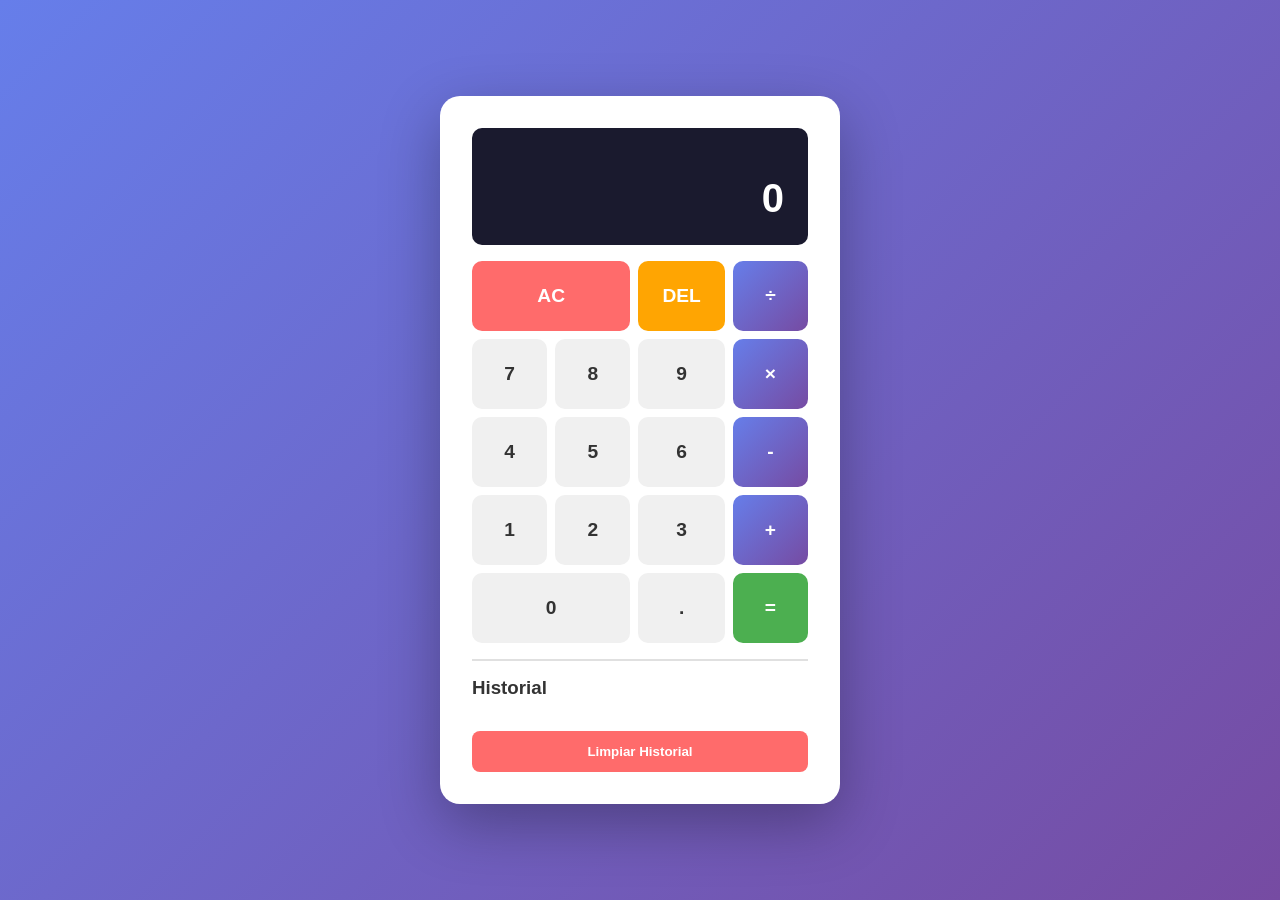
<file: mod8/Mod8Eje1-calculadora/index.html>
<!DOCTYPE html>
<html lang="es">
<head>
    <meta charset="UTF-8">
    <meta name="viewport" content="width=device-width, initial-scale=1.0">
    <title>Calculadora</title>
    <link rel="stylesheet" href="styles.css">
</head>
<body>
    <div class="calculator">
        <div class="display">
            <div class="previous-operand"></div>
            <div class="current-operand">0</div>
        </div>
        <div class="buttons">
            <button class="btn btn-clear span-2">AC</button>
            <button class="btn btn-delete">DEL</button>
            <button class="btn btn-operator">÷</button>
            
            <button class="btn btn-number">7</button>
            <button class="btn btn-number">8</button>
            <button class="btn btn-number">9</button>
            <button class="btn btn-operator">×</button>
            
            <button class="btn btn-number">4</button>
            <button class="btn btn-number">5</button>
            <button class="btn btn-number">6</button>
            <button class="btn btn-operator">-</button>
            
            <button class="btn btn-number">1</button>
            <button class="btn btn-number">2</button>
            <button class="btn btn-number">3</button>
            <button class="btn btn-operator">+</button>
            
            <button class="btn btn-number span-2">0</button>
            <button class="btn btn-number">.</button>
            <button class="btn btn-equals">=</button>
        </div>
        <div class="history">
            <h3>Historial</h3>
            <div class="history-list"></div>
            <button class="btn-clear-history">Limpiar Historial</button>
        </div>
    </div>
    <script src="script.js"></script>
</body>
</html>
</file>
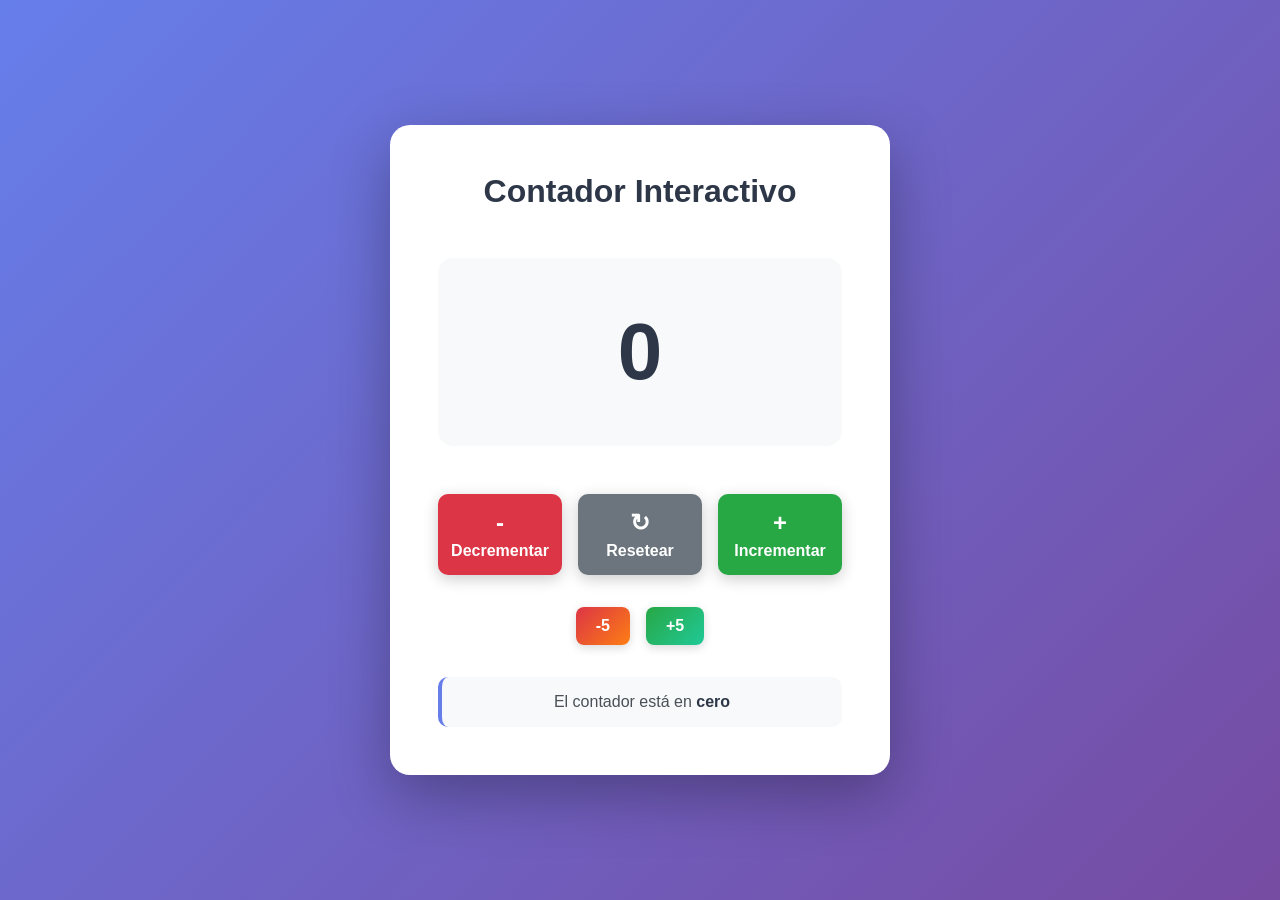
<file: mod8/Mod8Eje2-contador/index.html>
<!DOCTYPE html>
<html lang="es">
<head>
    <meta charset="UTF-8">
    <meta name="viewport" content="width=device-width, initial-scale=1.0">
    <meta name="description" content="Contador interactivo con JavaScript - Ejercicio práctico">
    <title>Contador Interactivo</title>
    <link rel="stylesheet" href="styles.css">
</head>
<body>
    <div class="container">
        <!-- Título -->
        <h1 class="titulo">Contador Interactivo</h1>
        
        <!-- Display del contador -->
        <div class="contador-display">
            <span id="contador" class="numero">0</span>
        </div>
        
        <!-- Botones de control -->
        <div class="botones">
            <button id="btnDecrementar" class="btn btn-danger">
                <span class="icono">-</span>
                Decrementar
            </button>
            
            <button id="btnResetear" class="btn btn-secondary">
                <span class="icono">↻</span>
                Resetear
            </button>
            
            <button id="btnIncrementar" class="btn btn-success">
                <span class="icono">+</span>
                Incrementar
            </button>
        </div>
        
        <!-- Botones Bonus -->
        <div class="botones-bonus">
            <button id="btnDecrementar5" class="btn-small btn-danger-light">-5</button>
            <button id="btnIncrementar5" class="btn-small btn-success-light">+5</button>
        </div>
        
        <!-- Información -->
        <div class="info">
            <p id="mensaje">El contador está en <strong>cero</strong></p>
        </div>
    </div>
    
    <script src="script.js"></script>
</body>
</html>
</file>
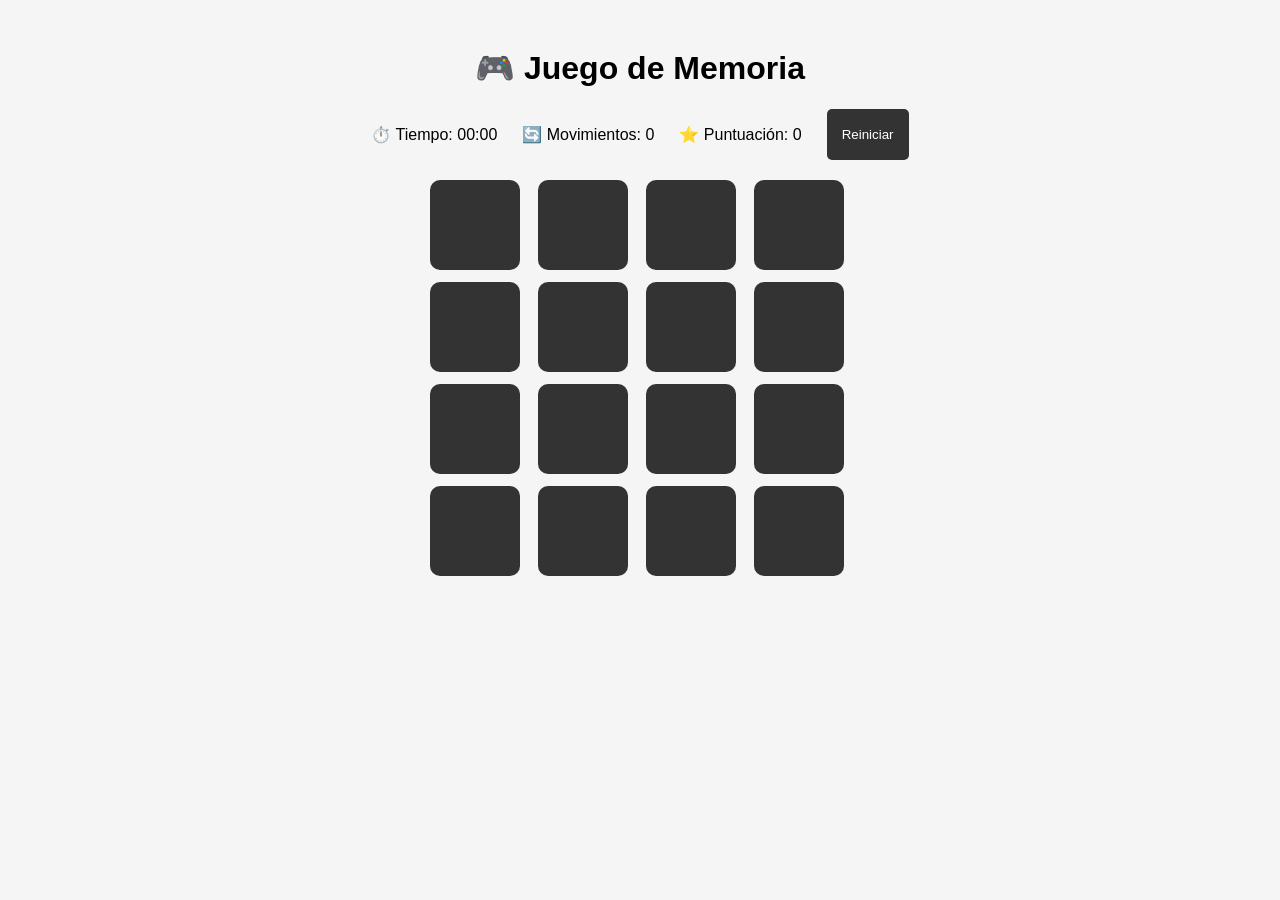
<file: mod8/Mod8Eje3-juego-memoria/index.html>
<!DOCTYPE html>
<html lang="es">
<head>
  <meta charset="UTF-8" />
  <meta name="viewport" content="width=device-width, initial-scale=1.0" />
  <title>Juego de Memoria</title>
  <link rel="stylesheet" href="styles.css" />
</head>
<body>
  <h1>🎮 Juego de Memoria</h1>

  <div class="info">
    <p>⏱️ Tiempo: <span id="timer">00:00</span></p>
    <p>🔄 Movimientos: <span id="moves">0</span></p>
    <p>⭐ Puntuación: <span id="score">0</span></p>
    <button id="resetBtn">Reiniciar</button>
  </div>

  <div id="gameBoard" class="board"></div>

  <script src="script.js"></script>
</body>
</html>
</file>
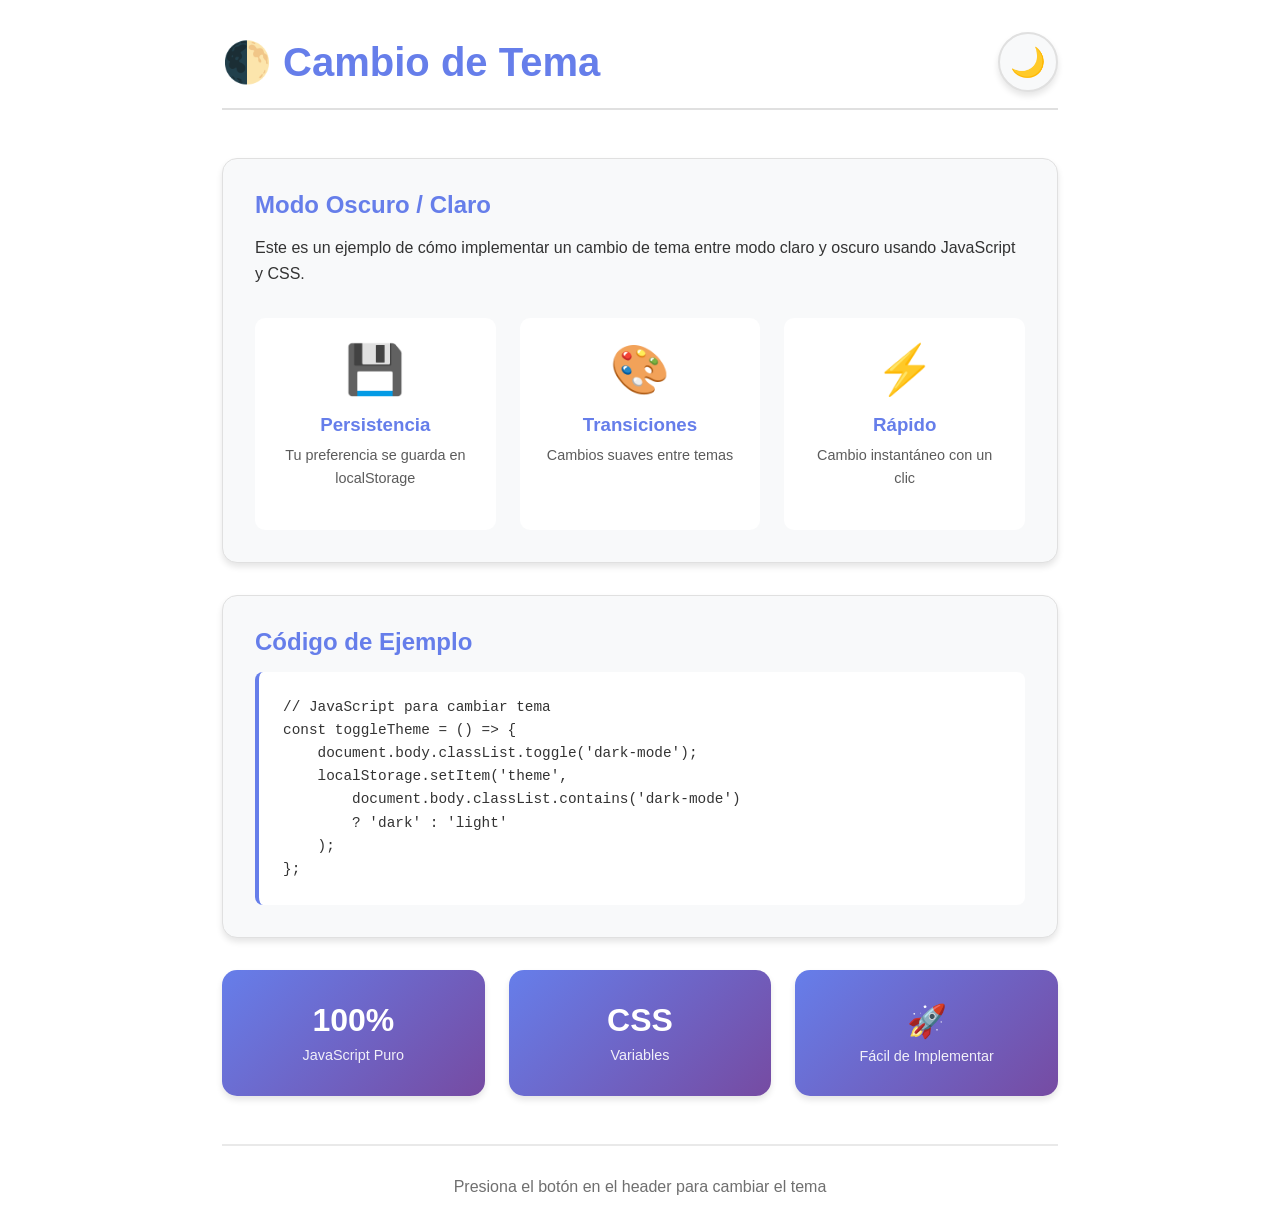
<file: mod8/Mod8Eje3-tema/index.html>
<!DOCTYPE html>
<html lang="es">
<head>
    <meta charset="UTF-8">
    <meta name="viewport" content="width=device-width, initial-scale=1.0">
    <title>Cambio de Tema - Dark/Light Mode</title>
    <link rel="stylesheet" href="styles.css">
</head>
<body>
    <div class="container">
        <header>
            <h1>🌓 Cambio de Tema</h1>
            <button id="themeToggle" class="theme-toggle">
                <span class="icon">🌙</span>
            </button>
        </header>

        <main>
            <section class="card">
                <h2>Modo Oscuro / Claro</h2>
                <p>Este es un ejemplo de cómo implementar un cambio de tema entre modo claro y oscuro usando JavaScript y CSS.</p>
                
                <div class="features">
                    <div class="feature-item">
                        <span class="emoji">💾</span>
                        <h3>Persistencia</h3>
                        <p>Tu preferencia se guarda en localStorage</p>
                    </div>
                    <div class="feature-item">
                        <span class="emoji">🎨</span>
                        <h3>Transiciones</h3>
                        <p>Cambios suaves entre temas</p>
                    </div>
                    <div class="feature-item">
                        <span class="emoji">⚡</span>
                        <h3>Rápido</h3>
                        <p>Cambio instantáneo con un clic</p>
                    </div>
                </div>
            </section>

            <section class="card">
                <h2>Código de Ejemplo</h2>
                <pre><code>// JavaScript para cambiar tema
const toggleTheme = () => {
    document.body.classList.toggle('dark-mode');
    localStorage.setItem('theme', 
        document.body.classList.contains('dark-mode') 
        ? 'dark' : 'light'
    );
};</code></pre>
            </section>

            <section class="stats">
                <div class="stat-card">
                    <h3>100%</h3>
                    <p>JavaScript Puro</p>
                </div>
                <div class="stat-card">
                    <h3>CSS</h3>
                    <p>Variables</p>
                </div>
                <div class="stat-card">
                    <h3>🚀</h3>
                    <p>Fácil de Implementar</p>
                </div>
            </section>
        </main>

        <footer>
            <p>Presiona el botón en el header para cambiar el tema</p>
        </footer>
    </div>

    <script src="script.js"></script>
</body>
</html>
</file>
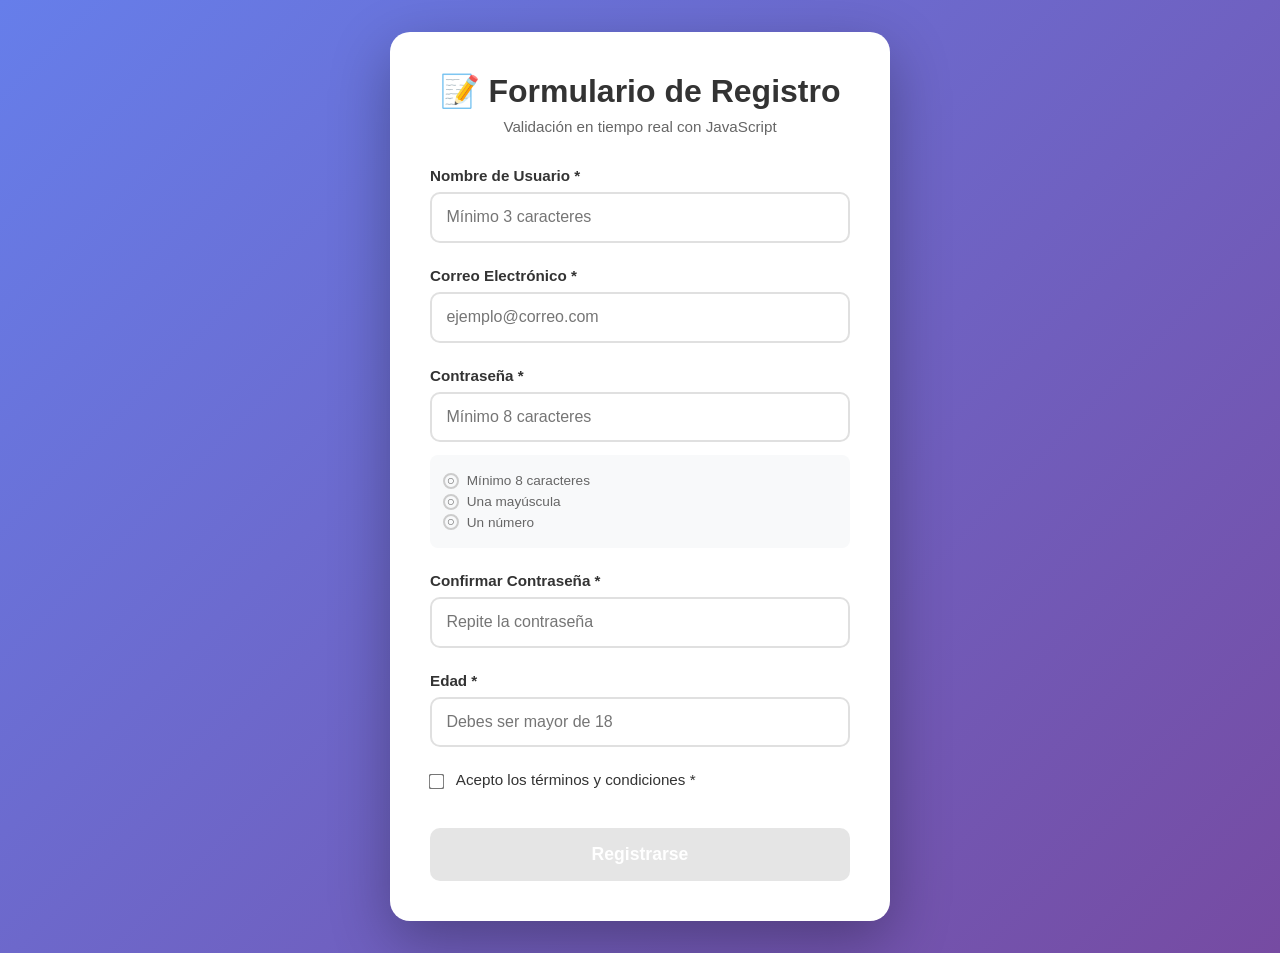
<file: mod8/Mod8Eje4-validacion/index.html>
<!DOCTYPE html>
<html lang="es">
<head>
    <meta charset="UTF-8">
    <meta name="viewport" content="width=device-width, initial-scale=1.0">
    <title>Validador de Formulario</title>
    <link rel="stylesheet" href="styles.css">
</head>
<body>
    <div class="container">
        <div class="form-wrapper">
            <h1>📝 Formulario de Registro</h1>
            <p class="subtitle">Validación en tiempo real con JavaScript</p>
            
            <form id="registrationForm">
                <div class="form-group">
                    <label for="username">Nombre de Usuario *</label>
                    <input type="text" id="username" name="username" placeholder="Mínimo 3 caracteres">
                    <span class="error-message"></span>
                    <span class="success-icon">✓</span>
                </div>

                <div class="form-group">
                    <label for="email">Correo Electrónico *</label>
                    <input type="email" id="email" name="email" placeholder="ejemplo@correo.com">
                    <span class="error-message"></span>
                    <span class="success-icon">✓</span>
                </div>

                <div class="form-group">
                    <label for="password">Contraseña *</label>
                    <input type="password" id="password" name="password" placeholder="Mínimo 8 caracteres">
                    <span class="error-message"></span>
                    <span class="success-icon">✓</span>
                    <div class="password-requirements">
                        <p class="requirement" id="req-length">
                            <span class="req-icon">○</span> Mínimo 8 caracteres
                        </p>
                        <p class="requirement" id="req-uppercase">
                            <span class="req-icon">○</span> Una mayúscula
                        </p>
                        <p class="requirement" id="req-number">
                            <span class="req-icon">○</span> Un número
                        </p>
                    </div>
                </div>

                <div class="form-group">
                    <label for="confirmPassword">Confirmar Contraseña *</label>
                    <input type="password" id="confirmPassword" name="confirmPassword" placeholder="Repite la contraseña">
                    <span class="error-message"></span>
                    <span class="success-icon">✓</span>
                </div>

                <div class="form-group">
                    <label for="age">Edad *</label>
                    <input type="number" id="age" name="age" placeholder="Debes ser mayor de 18">
                    <span class="error-message"></span>
                    <span class="success-icon">✓</span>
                </div>

                <div class="form-group checkbox-group">
                    <input type="checkbox" id="terms" name="terms">
                    <label for="terms">Acepto los términos y condiciones *</label>
                    <span class="error-message"></span>
                </div>

                <button type="submit" class="submit-btn" id="submitBtn" disabled>
                    Registrarse
                </button>

                <div class="form-summary" id="formSummary"></div>
            </form>
        </div>
    </div>

    <script src="script.js"></script>
</body>
</html>
</file>
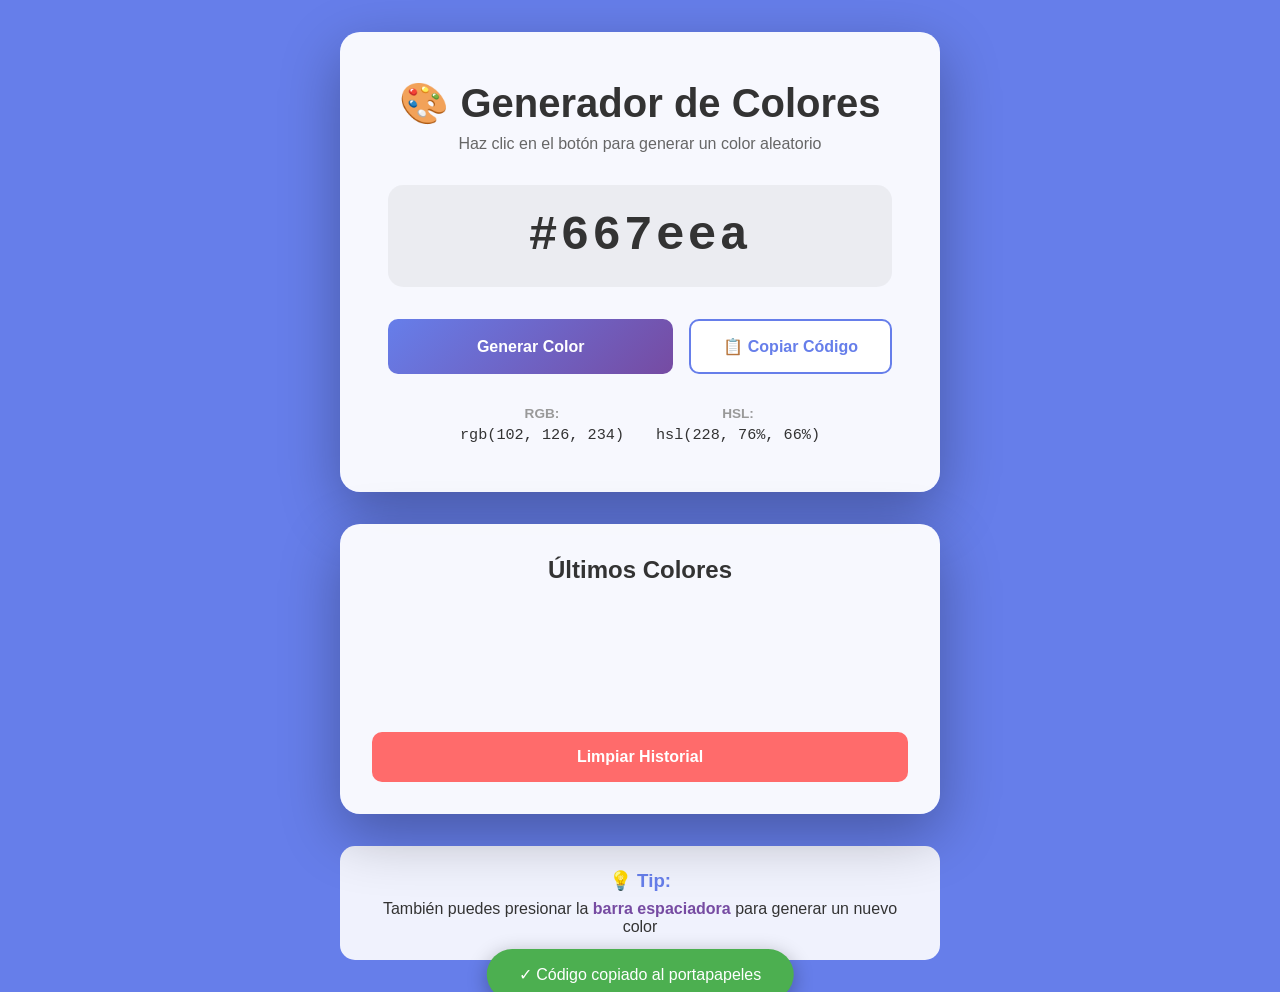
<file: mod8/Mod8Eje5-colores/index.html>
<!DOCTYPE html>
<html lang="es">
<head>
    <meta charset="UTF-8">
    <meta name="viewport" content="width=device-width, initial-scale=1.0">
    <title>Generador de Colores</title>
    <link rel="stylesheet" href="styles.css">
</head>
<body>
    <div class="container">
        <div class="color-display">
            <h1 class="title">🎨 Generador de Colores</h1>
            <p class="subtitle">Haz clic en el botón para generar un color aleatorio</p>
            
            <div class="color-code" id="colorCode">#667eea</div>
            
            <div class="button-group">
                <button class="btn btn-generate" id="generateBtn">
                    Generar Color
                </button>
                <button class="btn btn-copy" id="copyBtn">
                    📋 Copiar Código
                </button>
            </div>
            
            <div class="color-info">
                <div class="info-item">
                    <span class="label">RGB:</span>
                    <span id="rgbValue">rgb(102, 126, 234)</span>
                </div>
                <div class="info-item">
                    <span class="label">HSL:</span>
                    <span id="hslValue">hsl(228, 76%, 66%)</span>
                </div>
            </div>
        </div>

        <div class="history-section">
            <h2>Últimos Colores</h2>
            <div class="history-grid" id="historyGrid">
                <!-- Los colores se agregarán aquí dinámicamente -->
            </div>
            <button class="btn btn-clear" id="clearHistory">
                Limpiar Historial
            </button>
        </div>

        <div class="instructions">
            <h3>💡 Tip:</h3>
            <p>También puedes presionar la <strong>barra espaciadora</strong> para generar un nuevo color</p>
        </div>
    </div>

    <div class="toast" id="toast">
        ✓ Código copiado al portapapeles
    </div>

    <script src="script.js"></script>
</body>
</html>
</file>
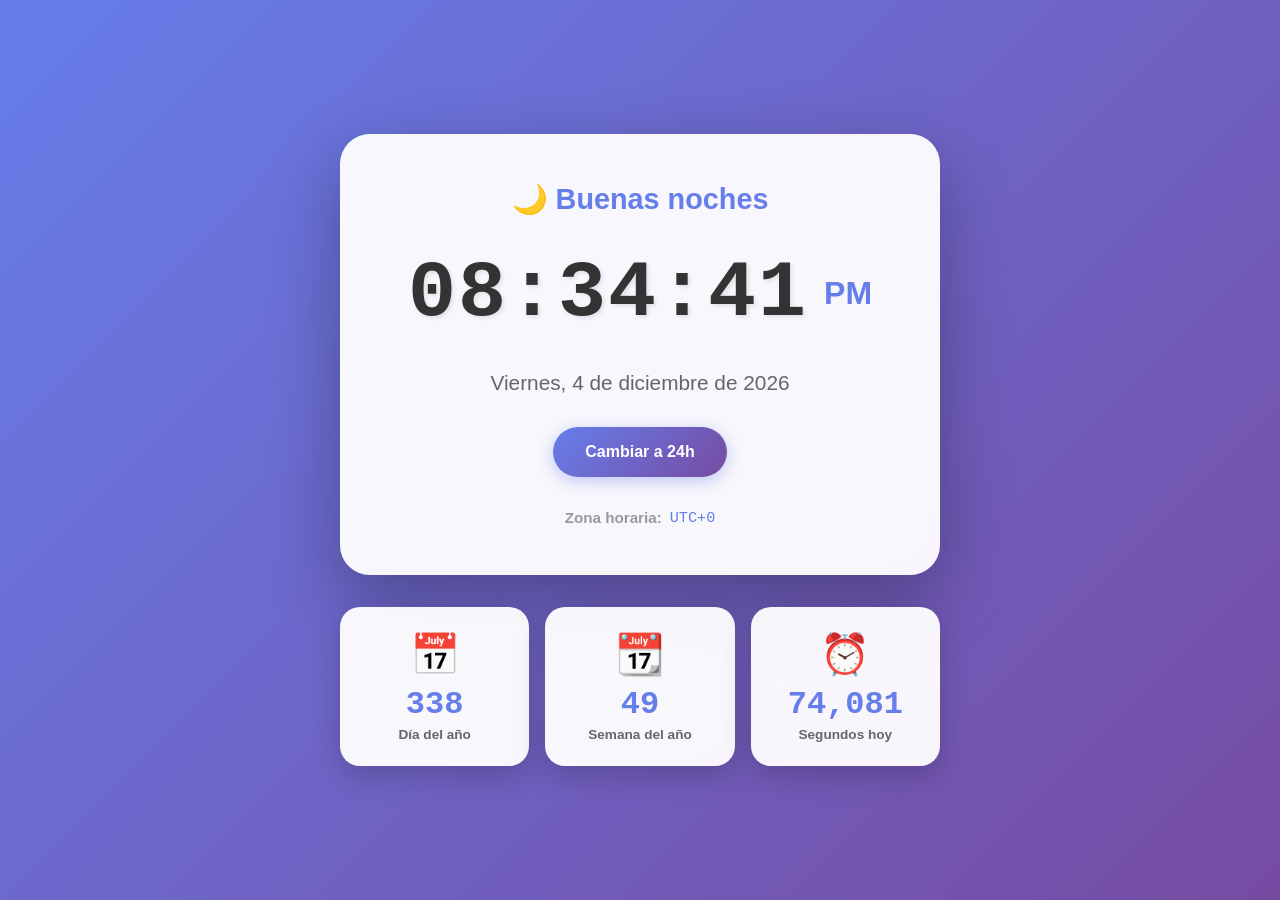
<file: mod8/Mod8Eje6-reloj/index.html>
<!DOCTYPE html>
<html lang="es">
<head>
    <meta charset="UTF-8">
    <meta name="viewport" content="width=device-width, initial-scale=1.0">
    <title>Reloj Digital</title>
    <link rel="stylesheet" href="styles.css">
</head>
<body>
    <div class="container">
        <div class="clock-card">
            <div class="greeting" id="greeting">Buenos días</div>
            
            <div class="time-display">
                <div class="time" id="time">00:00:00</div>
                <div class="period" id="period">AM</div>
            </div>
            
            <div class="date" id="date">Lunes, 1 de Enero de 2024</div>
            
            <div class="controls">
                <button class="btn" id="formatBtn">
                    <span id="formatText">Cambiar a 24h</span>
                </button>
            </div>
            
            <div class="timezone-info">
                <span class="label">Zona horaria:</span>
                <span id="timezone">UTC-5</span>
            </div>
        </div>
        
        <div class="stats-grid">
            <div class="stat-card">
                <div class="stat-icon">📅</div>
                <div class="stat-value" id="dayOfYear">1</div>
                <div class="stat-label">Día del año</div>
            </div>
            <div class="stat-card">
                <div class="stat-icon">📆</div>
                <div class="stat-value" id="weekNumber">1</div>
                <div class="stat-label">Semana del año</div>
            </div>
            <div class="stat-card">
                <div class="stat-icon">⏰</div>
                <div class="stat-value" id="secondsToday">0</div>
                <div class="stat-label">Segundos hoy</div>
            </div>
        </div>
    </div>

    <script src="script.js"></script>
</body>
</html>
</file>
<file: mod8/Mod8Eje1-calculadora/styles.css>
* {
    margin: 0;
    padding: 0;
    box-sizing: border-box;
}

body {
    font-family: 'Segoe UI', Tahoma, Geneva, Verdana, sans-serif;
    background: linear-gradient(135deg, #667eea 0%, #764ba2 100%);
    min-height: 100vh;
    display: flex;
    justify-content: center;
    align-items: center;
    padding: 2rem;
}

.calculator {
    background: white;
    border-radius: 20px;
    padding: 2rem;
    box-shadow: 0 20px 60px rgba(0, 0, 0, 0.3);
    max-width: 400px;
    width: 100%;
}

.display {
    background: #1a1a2e;
    border-radius: 10px;
    padding: 1.5rem;
    margin-bottom: 1rem;
    text-align: right;
    min-height: 100px;
}

.previous-operand {
    color: rgba(255, 255, 255, 0.5);
    font-size: 1.2rem;
    min-height: 1.5rem;
}

.current-operand {
    color: white;
    font-size: 2.5rem;
    font-weight: bold;
    word-wrap: break-word;
    word-break: break-all;
}

.buttons {
    display: grid;
    grid-template-columns: repeat(4, 1fr);
    gap: 0.5rem;
    margin-bottom: 1rem;
}

.btn {
    padding: 1.5rem;
    font-size: 1.2rem;
    border: none;
    border-radius: 10px;
    cursor: pointer;
    transition: all 0.2s;
    font-weight: 600;
}

.btn:hover {
    transform: translateY(-2px);
    box-shadow: 0 5px 15px rgba(0, 0, 0, 0.2);
}

.btn:active {
    transform: translateY(0);
}

.btn-number {
    background: #f0f0f0;
    color: #333;
}

.btn-number:hover {
    background: #e0e0e0;
}

.btn-operator {
    background: linear-gradient(135deg, #667eea 0%, #764ba2 100%);
    color: white;
}

.btn-clear {
    background: #ff6b6b;
    color: white;
}

.btn-delete {
    background: #ffa502;
    color: white;
}

.btn-equals {
    background: #4caf50;
    color: white;
}

.span-2 {
    grid-column: span 2;
}

.history {
    border-top: 2px solid #e0e0e0;
    padding-top: 1rem;
}

.history h3 {
    color: #333;
    margin-bottom: 1rem;
}

.history-list {
    max-height: 200px;
    overflow-y: auto;
    margin-bottom: 1rem;
}

.history-item {
    background: #f8f9fa;
    padding: 0.5rem;
    margin-bottom: 0.3rem;
    border-radius: 5px;
    font-size: 0.9rem;
    color: #666;
}

.btn-clear-history {
    width: 100%;
    padding: 0.8rem;
    background: #ff6b6b;
    color: white;
    border: none;
    border-radius: 8px;
    cursor: pointer;
    font-weight: 600;
}
</file>
<file: mod8/Mod8Eje2-contador/styles.css>
/* =====================================
   RESET Y VARIABLES
   ===================================== */

* {
    margin: 0;
    padding: 0;
    box-sizing: border-box;
}

:root {
    /* Colores */
    --color-positive: #28a745;
    --color-negative: #dc3545;
    --color-neutral: #2d3748;
    --color-bg-positive: #d4edda;
    --color-bg-negative: #f8d7da;
    --color-bg-neutral: #f8f9fa;
    
    /* Botones */
    --btn-success: #28a745;
    --btn-danger: #dc3545;
    --btn-secondary: #6c757d;
    
    /* Espaciado */
    --spacing-sm: 0.5rem;
    --spacing-md: 1rem;
    --spacing-lg: 2rem;
    --spacing-xl: 3rem;
    
    /* Transiciones */
    --transition: all 0.3s ease;
}

body {
    font-family: 'Segoe UI', Tahoma, Geneva, Verdana, sans-serif;
    background: linear-gradient(135deg, #667eea 0%, #764ba2 100%);
    min-height: 100vh;
    display: flex;
    justify-content: center;
    align-items: center;
    padding: var(--spacing-lg);
}

/* =====================================
   CONTENEDOR PRINCIPAL
   ===================================== */

.container {
    background: white;
    padding: var(--spacing-xl);
    border-radius: 20px;
    box-shadow: 0 20px 60px rgba(0, 0, 0, 0.3);
    text-align: center;
    max-width: 500px;
    width: 100%;
}

.titulo {
    font-size: 2rem;
    color: var(--color-neutral);
    margin-bottom: var(--spacing-xl);
    font-weight: 700;
}

/* =====================================
   DISPLAY DEL CONTADOR
   ===================================== */

.contador-display {
    background: var(--color-bg-neutral);
    padding: var(--spacing-xl);
    border-radius: 15px;
    margin-bottom: var(--spacing-xl);
    position: relative;
    overflow: hidden;
}

.numero {
    font-size: 5rem;
    font-weight: 800;
    color: var(--color-neutral);
    display: block;
    transition: var(--transition);
    position: relative;
}

/* Estados del número */
.numero.positivo {
    color: var(--color-positive);
    animation: pulso 0.3s ease;
}

.numero.negativo {
    color: var(--color-negative);
    animation: pulso 0.3s ease;
}

.numero.neutro {
    color: var(--color-neutral);
}

/* Animación de pulso */
@keyframes pulso {
    0% {
        transform: scale(1);
    }
    50% {
        transform: scale(1.1);
    }
    100% {
        transform: scale(1);
    }
}

/* Cambio de fondo según estado */
.contador-display.bg-positivo {
    background: var(--color-bg-positive);
}

.contador-display.bg-negativo {
    background: var(--color-bg-negative);
}

.contador-display.bg-neutro {
    background: var(--color-bg-neutral);
}

/* =====================================
   BOTONES
   ===================================== */

.botones {
    display: flex;
    gap: var(--spacing-md);
    margin-bottom: var(--spacing-lg);
    flex-wrap: wrap;
    justify-content: center;
}

.btn {
    flex: 1;
    min-width: 120px;
    padding: 15px 25px;
    border: none;
    border-radius: 10px;
    font-size: 1rem;
    font-weight: 600;
    color: white;
    cursor: pointer;
    transition: var(--transition);
    display: flex;
    flex-direction: column;
    align-items: center;
    gap: 5px;
    box-shadow: 0 4px 15px rgba(0, 0, 0, 0.2);
}

.btn .icono {
    font-size: 1.5rem;
    font-weight: bold;
}

.btn-success {
    background: var(--btn-success);
}

.btn-success:hover {
    background: #218838;
    transform: translateY(-3px);
    box-shadow: 0 6px 20px rgba(40, 167, 69, 0.4);
}

.btn-danger {
    background: var(--btn-danger);
}

.btn-danger:hover {
    background: #c82333;
    transform: translateY(-3px);
    box-shadow: 0 6px 20px rgba(220, 53, 69, 0.4);
}

.btn-secondary {
    background: var(--btn-secondary);
}

.btn-secondary:hover {
    background: #5a6268;
    transform: translateY(-3px);
    box-shadow: 0 6px 20px rgba(108, 117, 125, 0.4);
}

.btn:active {
    transform: translateY(0);
    box-shadow: 0 2px 10px rgba(0, 0, 0, 0.2);
}

/* Botones Bonus */
.botones-bonus {
    display: flex;
    gap: var(--spacing-md);
    justify-content: center;
    margin-bottom: var(--spacing-lg);
}

.btn-small {
    padding: 10px 20px;
    border: none;
    border-radius: 8px;
    font-size: 1rem;
    font-weight: 700;
    color: white;
    cursor: pointer;
    transition: var(--transition);
    box-shadow: 0 3px 10px rgba(0, 0, 0, 0.15);
}

.btn-success-light {
    background: linear-gradient(135deg, #28a745 0%, #20c997 100%);
}

.btn-success-light:hover {
    transform: scale(1.05);
    box-shadow: 0 5px 15px rgba(40, 167, 69, 0.4);
}

.btn-danger-light {
    background: linear-gradient(135deg, #dc3545 0%, #fd7e14 100%);
}

.btn-danger-light:hover {
    transform: scale(1.05);
    box-shadow: 0 5px 15px rgba(220, 53, 69, 0.4);
}

/* =====================================
   INFORMACIÓN
   ===================================== */

.info {
    padding: var(--spacing-md);
    background: #f8f9fa;
    border-radius: 10px;
    border-left: 4px solid #667eea;
}

.info p {
    color: #495057;
    font-size: 1rem;
    margin: 0;
}

.info strong {
    color: #2d3748;
    font-weight: 700;
}

/* =====================================
   RESPONSIVE
   ===================================== */

@media (max-width: 600px) {
    .container {
        padding: var(--spacing-lg);
    }
    
    .titulo {
        font-size: 1.5rem;
    }
    
    .numero {
        font-size: 3.5rem;
    }
    
    .botones {
        flex-direction: column;
    }
    
    .btn {
        min-width: 100%;
    }
}
</file>
<file: mod8/Mod8Eje3-juego-memoria/styles.css>
body {
  font-family: Arial, sans-serif;
  text-align: center;
  background: #f5f5f5;
  padding: 20px;
}

.board {
  width: 420px;
  display: grid;
  grid-template-columns: repeat(4, 1fr);
  gap: 12px;
  margin: 20px auto;
}

.card {
  width: 90px;
  height: 90px;
  background: #333;
  color: white;
  font-size: 2rem;
  display: flex;
  justify-content: center;
  align-items: center;
  cursor: pointer;
  border-radius: 10px;
  transform: rotateY(180deg);
  transition: transform 0.4s;
}

.card.revealed {
  background: #4caf50;
  transform: rotateY(0deg);
}

.card.matched {
  background: #2196f3;
  cursor: default;
}

.info {
  display: flex;
  justify-content: center;
  gap: 25px;
  margin-bottom: 20px;
}

button {
  padding: 8px 15px;
  cursor: pointer;
  border: none;
  background: #333;
  color: white;
  border-radius: 5px;
}
</file>
<file: mod8/Mod8Eje3-tema/styles.css>
:root {
    --bg-color: #ffffff;
    --text-color: #333333;
    --card-bg: #f8f9fa;
    --border-color: #e0e0e0;
    --shadow: 0 4px 6px rgba(0, 0, 0, 0.1);
    --accent: #667eea;
}

body.dark-mode {
    --bg-color: #1a1a2e;
    --text-color: #e0e0e0;
    --card-bg: #16213e;
    --border-color: #0f3460;
    --shadow: 0 4px 6px rgba(0, 0, 0, 0.3);
    --accent: #764ba2;
}

* {
    margin: 0;
    padding: 0;
    box-sizing: border-box;
}

body {
    font-family: 'Segoe UI', Tahoma, Geneva, Verdana, sans-serif;
    background-color: var(--bg-color);
    color: var(--text-color);
    transition: background-color 0.3s ease, color 0.3s ease;
    min-height: 100vh;
}

.container {
    max-width: 900px;
    margin: 0 auto;
    padding: 2rem;
}

header {
    display: flex;
    justify-content: space-between;
    align-items: center;
    margin-bottom: 3rem;
    padding-bottom: 1rem;
    border-bottom: 2px solid var(--border-color);
}

h1 {
    font-size: 2.5rem;
    color: var(--accent);
}

.theme-toggle {
    width: 60px;
    height: 60px;
    border-radius: 50%;
    border: 2px solid var(--border-color);
    background: var(--card-bg);
    cursor: pointer;
    display: flex;
    align-items: center;
    justify-content: center;
    font-size: 1.8rem;
    transition: all 0.3s ease;
    box-shadow: var(--shadow);
}

.theme-toggle:hover {
    transform: rotate(20deg) scale(1.1);
    border-color: var(--accent);
}

.card {
    background: var(--card-bg);
    padding: 2rem;
    border-radius: 15px;
    margin-bottom: 2rem;
    box-shadow: var(--shadow);
    border: 1px solid var(--border-color);
    transition: all 0.3s ease;
}

.card:hover {
    transform: translateY(-5px);
    box-shadow: 0 8px 15px rgba(0, 0, 0, 0.2);
}

.card h2 {
    margin-bottom: 1rem;
    color: var(--accent);
}

.card p {
    line-height: 1.6;
    margin-bottom: 1rem;
}

.features {
    display: grid;
    grid-template-columns: repeat(auto-fit, minmax(200px, 1fr));
    gap: 1.5rem;
    margin-top: 2rem;
}

.feature-item {
    text-align: center;
    padding: 1.5rem;
    background: var(--bg-color);
    border-radius: 10px;
    transition: all 0.3s ease;
}

.feature-item:hover {
    transform: translateY(-5px);
}

.emoji {
    font-size: 3rem;
    display: block;
    margin-bottom: 1rem;
}

.feature-item h3 {
    margin-bottom: 0.5rem;
    color: var(--accent);
}

.feature-item p {
    font-size: 0.9rem;
    color: var(--text-color);
    opacity: 0.8;
}

pre {
    background: var(--bg-color);
    padding: 1.5rem;
    border-radius: 8px;
    overflow-x: auto;
    border-left: 4px solid var(--accent);
}

code {
    font-family: 'Courier New', monospace;
    color: var(--text-color);
    font-size: 0.9rem;
    line-height: 1.6;
}

.stats {
    display: grid;
    grid-template-columns: repeat(auto-fit, minmax(150px, 1fr));
    gap: 1.5rem;
}

.stat-card {
    background: linear-gradient(135deg, var(--accent), #764ba2);
    color: white;
    padding: 2rem;
    border-radius: 15px;
    text-align: center;
    box-shadow: var(--shadow);
}

.stat-card h3 {
    font-size: 2rem;
    margin-bottom: 0.5rem;
}

.stat-card p {
    font-size: 0.9rem;
    opacity: 0.9;
}

footer {
    text-align: center;
    margin-top: 3rem;
    padding-top: 2rem;
    border-top: 2px solid var(--border-color);
    color: var(--text-color);
    opacity: 0.7;
}

@media (max-width: 768px) {
    .container {
        padding: 1rem;
    }
    
    h1 {
        font-size: 1.8rem;
    }
    
    .features {
        grid-template-columns: 1fr;
    }
}
</file>
<file: mod8/Mod8Eje4-validacion/styles.css>
* {
    margin: 0;
    padding: 0;
    box-sizing: border-box;
}

body {
    font-family: 'Segoe UI', Tahoma, Geneva, Verdana, sans-serif;
    background: linear-gradient(135deg, #667eea 0%, #764ba2 100%);
    min-height: 100vh;
    display: flex;
    align-items: center;
    padding: 2rem;
}

.container {
    width: 100%;
    max-width: 500px;
    margin: 0 auto;
}

.form-wrapper {
    background: white;
    padding: 2.5rem;
    border-radius: 20px;
    box-shadow: 0 20px 60px rgba(0, 0, 0, 0.3);
}

h1 {
    color: #333;
    margin-bottom: 0.5rem;
    text-align: center;
}

.subtitle {
    text-align: center;
    color: #666;
    margin-bottom: 2rem;
    font-size: 0.95rem;
}

.form-group {
    position: relative;
    margin-bottom: 1.5rem;
}

label {
    display: block;
    margin-bottom: 0.5rem;
    color: #333;
    font-weight: 600;
    font-size: 0.95rem;
}

input[type="text"],
input[type="email"],
input[type="password"],
input[type="number"] {
    width: 100%;
    padding: 0.9rem;
    border: 2px solid #e0e0e0;
    border-radius: 10px;
    font-size: 1rem;
    transition: all 0.3s ease;
}

input:focus {
    outline: none;
    border-color: #667eea;
    box-shadow: 0 0 0 3px rgba(102, 126, 234, 0.1);
}

input.valid {
    border-color: #4caf50;
}

input.invalid {
    border-color: #f44336;
}

.error-message {
    display: none;
    color: #f44336;
    font-size: 0.85rem;
    margin-top: 0.3rem;
}

.form-group.error .error-message {
    display: block;
}

.success-icon {
    position: absolute;
    right: 1rem;
    top: 2.8rem;
    color: #4caf50;
    font-size: 1.2rem;
    display: none;
    font-weight: bold;
}

.form-group.valid .success-icon {
    display: block;
}

.password-requirements {
    margin-top: 0.8rem;
    padding: 0.8rem;
    background: #f8f9fa;
    border-radius: 8px;
    font-size: 0.85rem;
}

.requirement {
    margin: 0.3rem 0;
    color: #666;
    display: flex;
    align-items: center;
    gap: 0.5rem;
}

.req-icon {
    display: inline-block;
    width: 16px;
    height: 16px;
    border-radius: 50%;
    border: 2px solid #ccc;
    text-align: center;
    line-height: 12px;
}

.requirement.met {
    color: #4caf50;
}

.requirement.met .req-icon {
    border-color: #4caf50;
    background: #4caf50;
    color: white;
}

.requirement.met .req-icon::before {
    content: '✓';
    font-size: 10px;
}

.checkbox-group {
    display: flex;
    align-items: flex-start;
    gap: 0.8rem;
}

.checkbox-group input[type="checkbox"] {
    width: auto;
    margin-top: 0.2rem;
    transform: scale(1.2);
}

.checkbox-group label {
    margin: 0;
    font-weight: normal;
    cursor: pointer;
}

.submit-btn {
    width: 100%;
    padding: 1rem;
    background: linear-gradient(135deg, #667eea 0%, #764ba2 100%);
    color: white;
    border: none;
    border-radius: 10px;
    font-size: 1.1rem;
    font-weight: 600;
    cursor: pointer;
    transition: all 0.3s ease;
    margin-top: 1rem;
}

.submit-btn:hover:not(:disabled) {
    transform: translateY(-2px);
    box-shadow: 0 5px 20px rgba(102, 126, 234, 0.4);
}

.submit-btn:disabled {
    opacity: 0.5;
    cursor: not-allowed;
    background: #ccc;
}

.form-summary {
    margin-top: 1.5rem;
    padding: 1rem;
    background: #e8f5e9;
    border-radius: 10px;
    border-left: 4px solid #4caf50;
    display: none;
}

.form-summary.show {
    display: block;
}

.form-summary h3 {
    color: #2e7d32;
    margin-bottom: 0.5rem;
}

.form-summary p {
    color: #555;
    font-size: 0.9rem;
}

@media (max-width: 600px) {
    .form-wrapper {
        padding: 1.5rem;
    }
    
    h1 {
        font-size: 1.5rem;
    }
}
</file>
<file: mod8/Mod8Eje5-colores/styles.css>
* {
    margin: 0;
    padding: 0;
    box-sizing: border-box;
}

body {
    font-family: 'Segoe UI', Tahoma, Geneva, Verdana, sans-serif;
    background: #667eea;
    min-height: 100vh;
    display: flex;
    align-items: center;
    justify-content: center;
    padding: 2rem;
    transition: background-color 0.5s ease;
}

.container {
    max-width: 600px;
    width: 100%;
}

.color-display {
    background: rgba(255, 255, 255, 0.95);
    padding: 3rem;
    border-radius: 20px;
    text-align: center;
    box-shadow: 0 20px 60px rgba(0, 0, 0, 0.3);
    backdrop-filter: blur(10px);
    margin-bottom: 2rem;
}

.title {
    font-size: 2.5rem;
    color: #333;
    margin-bottom: 0.5rem;
}

.subtitle {
    color: #666;
    margin-bottom: 2rem;
}

.color-code {
    font-size: 3rem;
    font-weight: bold;
    color: #333;
    margin: 2rem 0;
    padding: 1.5rem;
    background: rgba(0, 0, 0, 0.05);
    border-radius: 15px;
    font-family: 'Courier New', monospace;
    letter-spacing: 3px;
    cursor: pointer;
    transition: all 0.3s ease;
}

.color-code:hover {
    transform: scale(1.05);
    background: rgba(0, 0, 0, 0.1);
}

.button-group {
    display: flex;
    gap: 1rem;
    justify-content: center;
    margin: 2rem 0;
}

.btn {
    padding: 1rem 2rem;
    border: none;
    border-radius: 10px;
    font-size: 1rem;
    font-weight: 600;
    cursor: pointer;
    transition: all 0.3s ease;
}

.btn-generate {
    background: linear-gradient(135deg, #667eea 0%, #764ba2 100%);
    color: white;
    flex: 1;
}

.btn-generate:hover {
    transform: translateY(-3px);
    box-shadow: 0 10px 25px rgba(102, 126, 234, 0.4);
}

.btn-generate:active {
    transform: translateY(-1px);
}

.btn-copy {
    background: white;
    color: #667eea;
    border: 2px solid #667eea;
}

.btn-copy:hover {
    background: #667eea;
    color: white;
}

.color-info {
    display: flex;
    gap: 2rem;
    justify-content: center;
    margin-top: 2rem;
    flex-wrap: wrap;
}

.info-item {
    display: flex;
    flex-direction: column;
    gap: 0.3rem;
}

.label {
    font-size: 0.85rem;
    color: #999;
    font-weight: 600;
}

.info-item span:last-child {
    font-family: 'Courier New', monospace;
    color: #333;
    font-size: 0.95rem;
}

.history-section {
    background: rgba(255, 255, 255, 0.95);
    padding: 2rem;
    border-radius: 20px;
    box-shadow: 0 20px 60px rgba(0, 0, 0, 0.3);
    backdrop-filter: blur(10px);
    margin-bottom: 2rem;
}

.history-section h2 {
    color: #333;
    margin-bottom: 1.5rem;
    text-align: center;
}

.history-grid {
    display: grid;
    grid-template-columns: repeat(auto-fill, minmax(80px, 1fr));
    gap: 1rem;
    margin-bottom: 1.5rem;
    min-height: 100px;
}

.history-item {
    aspect-ratio: 1;
    border-radius: 10px;
    cursor: pointer;
    transition: all 0.3s ease;
    display: flex;
    align-items: center;
    justify-content: center;
    color: white;
    font-size: 0.75rem;
    font-family: 'Courier New', monospace;
    font-weight: bold;
    text-shadow: 0 1px 2px rgba(0, 0, 0, 0.3);
    position: relative;
}

.history-item:hover {
    transform: scale(1.1);
    box-shadow: 0 5px 15px rgba(0, 0, 0, 0.3);
}

.history-item::after {
    content: attr(data-color);
    position: absolute;
    bottom: -25px;
    left: 50%;
    transform: translateX(-50%);
    font-size: 0.7rem;
    color: white;
    opacity: 0;
    transition: opacity 0.3s;
}

.history-item:hover::after {
    opacity: 1;
}

.btn-clear {
    width: 100%;
    background: #ff6b6b;
    color: white;
}

.btn-clear:hover {
    background: #ff5252;
    transform: translateY(-2px);
}

.instructions {
    background: rgba(255, 255, 255, 0.9);
    padding: 1.5rem;
    border-radius: 15px;
    text-align: center;
    color: #333;
}

.instructions h3 {
    margin-bottom: 0.5rem;
    color: #667eea;
}

.instructions strong {
    color: #764ba2;
}

.toast {
    position: fixed;
    bottom: -100px;
    left: 50%;
    transform: translateX(-50%);
    background: #4caf50;
    color: white;
    padding: 1rem 2rem;
    border-radius: 50px;
    box-shadow: 0 5px 20px rgba(0, 0, 0, 0.3);
    transition: bottom 0.3s ease;
    z-index: 1000;
}

.toast.show {
    bottom: 2rem;
}

@media (max-width: 600px) {
    .title {
        font-size: 2rem;
    }
    
    .color-code {
        font-size: 2rem;
    }
    
    .button-group {
        flex-direction: column;
    }
    
    .history-grid {
        grid-template-columns: repeat(auto-fill, minmax(60px, 1fr));
    }
}
</file>
<file: mod8/Mod8Eje6-reloj/styles.css>
* {
    margin: 0;
    padding: 0;
    box-sizing: border-box;
}

body {
    font-family: 'Segoe UI', Tahoma, Geneva, Verdana, sans-serif;
    background: linear-gradient(135deg, #667eea 0%, #764ba2 100%);
    min-height: 100vh;
    display: flex;
    align-items: center;
    justify-content: center;
    padding: 2rem;
}

.container {
    max-width: 600px;
    width: 100%;
}

.clock-card {
    background: rgba(255, 255, 255, 0.95);
    padding: 3rem;
    border-radius: 30px;
    box-shadow: 0 25px 70px rgba(0, 0, 0, 0.3);
    text-align: center;
    backdrop-filter: blur(10px);
    margin-bottom: 2rem;
}

.greeting {
    font-size: 1.8rem;
    color: #667eea;
    font-weight: 600;
    margin-bottom: 2rem;
    animation: fadeIn 1s ease;
}

.time-display {
    display: flex;
    align-items: center;
    justify-content: center;
    gap: 1rem;
    margin: 2rem 0;
}

.time {
    font-size: 5rem;
    font-weight: bold;
    color: #333;
    font-family: 'Courier New', monospace;
    letter-spacing: 2px;
    text-shadow: 2px 2px 4px rgba(0, 0, 0, 0.1);
    animation: pulse 2s ease-in-out infinite;
}

@keyframes pulse {
    0%, 100% {
        transform: scale(1);
    }
    50% {
        transform: scale(1.02);
    }
}

.period {
    font-size: 2rem;
    color: #667eea;
    font-weight: 600;
}

.date {
    font-size: 1.3rem;
    color: #666;
    margin-bottom: 2rem;
}

.controls {
    margin: 2rem 0;
}

.btn {
    padding: 1rem 2rem;
    background: linear-gradient(135deg, #667eea 0%, #764ba2 100%);
    color: white;
    border: none;
    border-radius: 50px;
    font-size: 1rem;
    font-weight: 600;
    cursor: pointer;
    transition: all 0.3s ease;
    box-shadow: 0 4px 15px rgba(102, 126, 234, 0.4);
}

.btn:hover {
    transform: translateY(-3px);
    box-shadow: 0 8px 25px rgba(102, 126, 234, 0.5);
}

.btn:active {
    transform: translateY(-1px);
}

.timezone-info {
    display: flex;
    justify-content: center;
    align-items: center;
    gap: 0.5rem;
    color: #999;
    font-size: 0.95rem;
    margin-top: 1.5rem;
}

.label {
    font-weight: 600;
}

#timezone {
    font-family: 'Courier New', monospace;
    color: #667eea;
}

.stats-grid {
    display: grid;
    grid-template-columns: repeat(auto-fit, minmax(150px, 1fr));
    gap: 1rem;
}

.stat-card {
    background: rgba(255, 255, 255, 0.95);
    padding: 1.5rem;
    border-radius: 20px;
    text-align: center;
    box-shadow: 0 10px 30px rgba(0, 0, 0, 0.2);
    backdrop-filter: blur(10px);
    transition: transform 0.3s ease;
}

.stat-card:hover {
    transform: translateY(-5px);
}

.stat-icon {
    font-size: 2.5rem;
    margin-bottom: 0.5rem;
}

.stat-value {
    font-size: 2rem;
    font-weight: bold;
    color: #667eea;
    font-family: 'Courier New', monospace;
    margin-bottom: 0.3rem;
}

.stat-label {
    font-size: 0.85rem;
    color: #666;
    font-weight: 600;
}

@keyframes fadeIn {
    from {
        opacity: 0;
        transform: translateY(-20px);
    }
    to {
        opacity: 1;
        transform: translateY(0);
    }
}

@media (max-width: 600px) {
    .clock-card {
        padding: 2rem;
    }
    
    .greeting {
        font-size: 1.4rem;
    }
    
    .time {
        font-size: 3rem;
    }
    
    .period {
        font-size: 1.5rem;
    }
    
    .date {
        font-size: 1.1rem;
    }
    
    .stats-grid {
        grid-template-columns: 1fr;
    }
}

/* Animación de los dos puntos parpadeantes */
@keyframes blink {
    0%, 100% {
        opacity: 1;
    }
    50% {
        opacity: 0.3;
    }
}

.time.blink {
    animation: blink 1s ease-in-out infinite;
}
</file>
